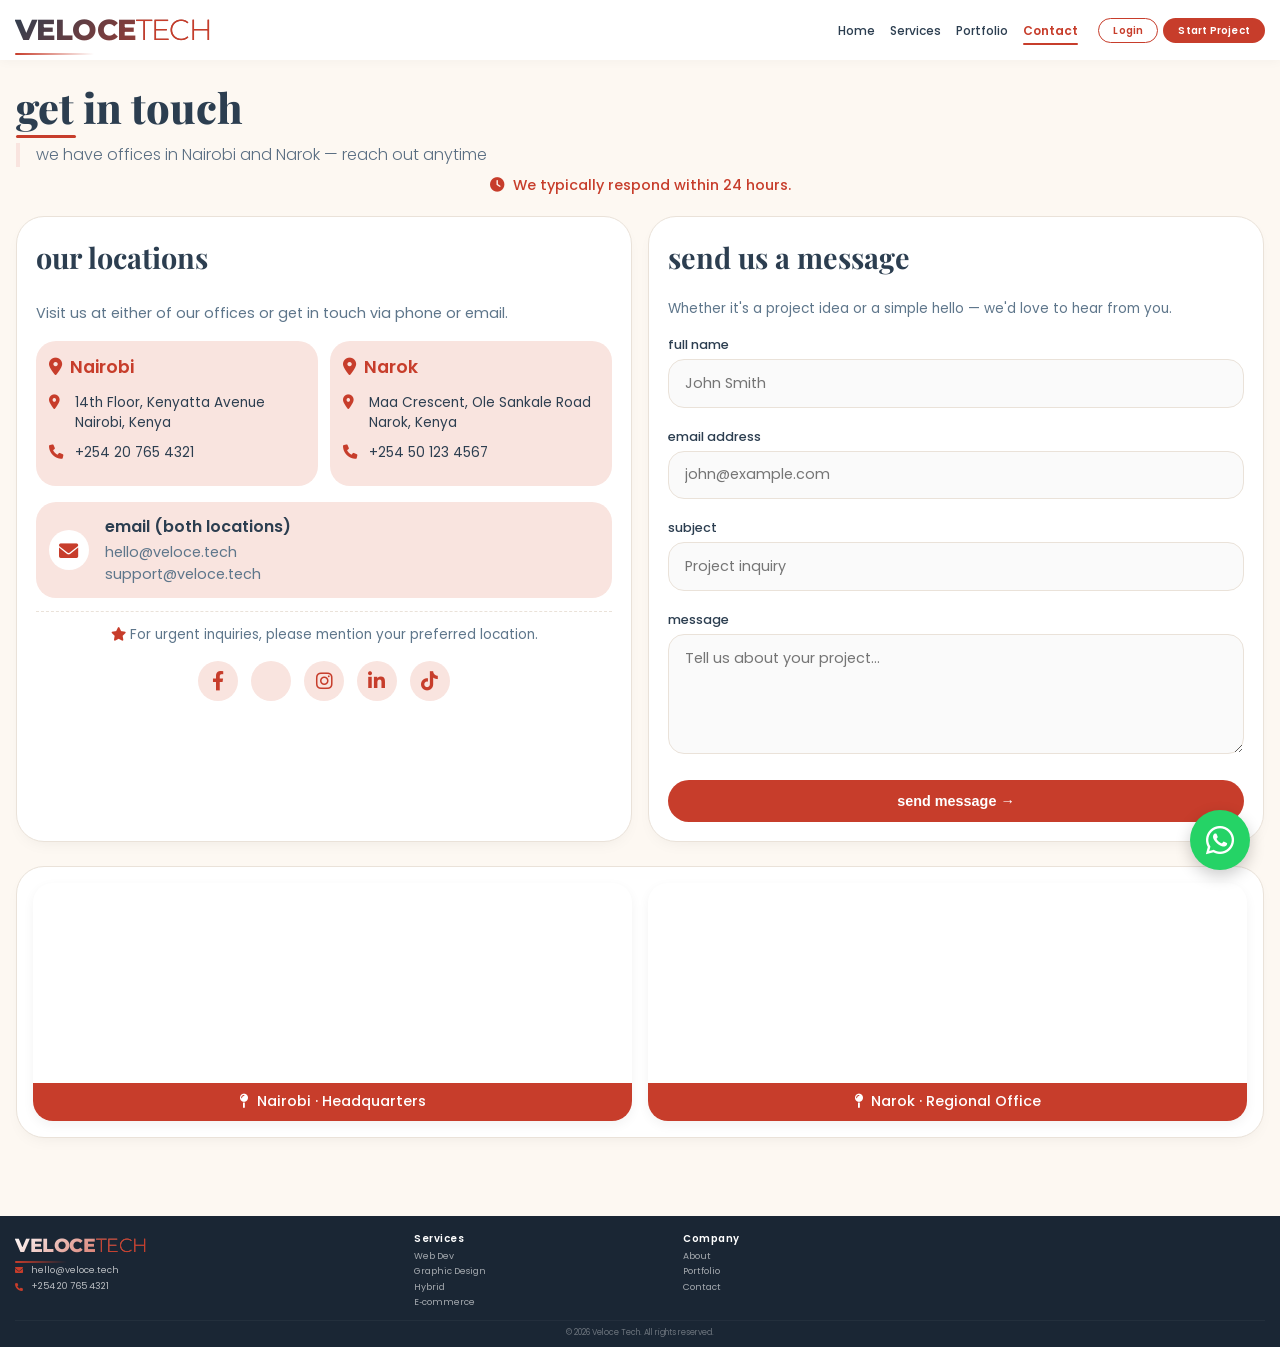
<file: contact.html>
<!DOCTYPE html>
<html lang="en">
<head>
    <meta charset="UTF-8">
    <meta name="viewport" content="width=device-width, initial-scale=1.0">
    <title>Veloce Tech · contact</title>
    <!-- Google Fonts -->
    <link rel="preconnect" href="https://fonts.googleapis.com">
    <link rel="preconnect" href="https://fonts.gstatic.com" crossorigin>
    <link href="https://fonts.googleapis.com/css2?family=Playfair+Display:wght@400;500;600;700;800&family=Poppins:wght@300;400;500;600;700&family=Montserrat:wght@300;400;500;600;800&display=swap" rel="stylesheet">
    <!-- Font Awesome Icons -->
    <link rel="stylesheet" href="https://cdnjs.cloudflare.com/ajax/libs/font-awesome/6.0.0-beta3/css/all.min.css">
    <!-- Shared CSS -->
    <link rel="stylesheet" href="style.css">
    <!-- Page-specific adjustments for compactness -->
    <style>
        /* Tighter spacing for contact page only */
        .contact-page .page-wrap {
            padding: 1rem 1rem 1.5rem 1rem;
        }
        .contact-page .page-header {
            margin-bottom: 1.2rem;
        }
        .contact-page .contact-grid {
            gap: 1rem;
            margin-bottom: 1.5rem;
        }
        .contact-page .contact-info,
        .contact-page .contact-form {
            padding: 1.2rem;
        }
        .contact-page .branch-grid {
            gap: 0.8rem;
            margin-bottom: 1rem;
        }
        .contact-page .branch-item {
            padding: 0.8rem;
        }
        .contact-page .email-common {
            padding: 0.8rem;
            margin-top: 0.5rem;
        }
        .contact-page .social-links {
            margin-top: 1rem;
        }
        .contact-page .map-container {
            padding: 1rem;
            margin-bottom: 1.5rem;
        }
        .contact-page .map-grid {
            gap: 1rem;
        }
        .contact-page .map-embed {
            height: 200px;
        }
        /* Additional descriptive text styling */
        .contact-page .response-note {
            font-size: 0.9rem;
            color: var(--brand-primary);
            text-align: center;
            margin: 0.5rem 0 1rem;
            font-weight: 500;
        }
        .contact-page .info-note {
            font-size: 0.85rem;
            color: #5e768b;
            margin-top: 0.8rem;
            text-align: center;
            border-top: 1px dashed var(--border-light);
            padding-top: 0.8rem;
        }
    </style>
</head>
<body class="contact-page">
    <!-- HEADER -->
    <header class="header">
        <nav class="navbar">
            <a href="index.html" class="text-logo">VELOCE<span class="logo-accent">TECH</span></a>
            <div class="nav-menu" id="navMenu">
                <ul class="nav-links">
                    <li><a href="index.html">Home</a></li>
                    <li><a href="services.html">Services</a></li>
                    <li><a href="portfolio.html">Portfolio</a></li>
                    <li><a href="contact.html" class="active">Contact</a></li>
                </ul>
                <div class="nav-buttons">
                    <a href="#" class="btn btn-outline btn-small">Login</a>
                    <a href="#" class="btn btn-primary btn-small">Start Project</a>
                </div>
            </div>
            <div class="hamburger" id="hamburger">
                <span class="bar"></span>
                <span class="bar"></span>
                <span class="bar"></span>
            </div>
        </nav>
    </header>

    <!-- MAIN CONTENT (compressed) -->
    <div class="page-wrap">
        <div class="page-header">
            <h1>get in touch</h1>
            <div class="sub">we have offices in Nairobi and Narok — reach out anytime</div>
            <!-- Added descriptive sentence -->
            <div class="response-note">
                <i class="fas fa-clock" style="margin-right: 5px;"></i> We typically respond within 24 hours.
            </div>
        </div>

        <div class="contact-grid">
            <!-- LEFT: CONTACT INFO -->
            <div class="contact-info">
                <h2>our locations</h2>
                <!-- Added brief intro -->
                <p style="font-size: 0.9rem; margin-bottom: 1rem; color: #5e768b;">
                    Visit us at either of our offices or get in touch via phone or email.
                </p>
                <div class="branch-grid">
                    <!-- Nairobi -->
                    <div class="branch-item">
                        <h4><i class="fas fa-map-marker-alt"></i> Nairobi</h4>
                        <div class="branch-detail"><i class="fas fa-location-dot"></i><span>14th Floor, Kenyatta Avenue<br>Nairobi, Kenya</span></div>
                        <div class="branch-detail"><i class="fas fa-phone"></i><span>+254 20 765 4321</span></div>
                    </div>
                    <!-- Narok -->
                    <div class="branch-item">
                        <h4><i class="fas fa-map-marker-alt"></i> Narok</h4>
                        <div class="branch-detail"><i class="fas fa-location-dot"></i><span>Maa Crescent, Ole Sankale Road<br>Narok, Kenya</span></div>
                        <div class="branch-detail"><i class="fas fa-phone"></i><span>+254 50 123 4567</span></div>
                    </div>
                </div>
                <!-- Common email -->
                <div class="email-common">
                    <div class="info-item">
                        <div class="info-icon"><i class="fas fa-envelope"></i></div>
                        <div class="info-content">
                            <h4>email (both locations)</h4>
                            <p>hello@veloce.tech<br>support@veloce.tech</p>
                        </div>
                    </div>
                </div>
                <!-- Added extra sentence -->
                <div class="info-note">
                    <i class="fas fa-star" style="color: var(--brand-primary);"></i>
                    For urgent inquiries, please mention your preferred location.
                </div>
                <!-- Social links -->
                <div class="social-links">
                    <a href="#"><i class="fab fa-facebook-f"></i></a>
                    <a href="#"><i class="fab fa-x-twitter"></i></a>
                    <a href="#"><i class="fab fa-instagram"></i></a>
                    <a href="#"><i class="fab fa-linkedin-in"></i></a>
                    <a href="#"><i class="fab fa-tiktok"></i></a>
                </div>
            </div>

            <!-- RIGHT: CONTACT FORM -->
            <div class="contact-form">
                <h2>send us a message</h2>
                <!-- Added encouraging sentence -->
                <p style="font-size: 0.85rem; margin-bottom: 1rem; color: #5e768b;">
                    Whether it's a project idea or a simple hello — we'd love to hear from you.
                </p>
                <form action="#" method="post">
                    <div class="form-group">
                        <label for="name">full name</label>
                        <input type="text" id="name" name="name" placeholder="John Smith" required>
                    </div>
                    <div class="form-group">
                        <label for="email">email address</label>
                        <input type="email" id="email" name="email" placeholder="john@example.com" required>
                    </div>
                    <div class="form-group">
                        <label for="subject">subject</label>
                        <input type="text" id="subject" name="subject" placeholder="Project inquiry">
                    </div>
                    <div class="form-group">
                        <label for="message">message</label>
                        <textarea id="message" name="message" placeholder="Tell us about your project..." required></textarea>
                    </div>
                    <button type="submit" class="btn-submit">send message →</button>
                </form>
            </div>
        </div>

        <!-- MAP SECTION WITH TWO EMBEDDED GOOGLE MAPS -->
        <div class="map-container">
            <div class="map-grid">
                <div class="map-item">
                    <iframe class="map-embed" src="https://www.google.com/maps/embed?pb=!1m18!1m12!1m3!1d255282.35832805607!2d36.6825799835938!3d-1.3032039912725853!2m3!1f0!2f0!3f0!3m2!1i1024!2i768!4f13.1!3m3!1m2!1s0x182f1172d84d49a7%3A0xf7cf0254b297924c!2sNairobi%2C%20Kenya!5e0!3m2!1sen!2s!4v1710523456789!5m2!1sen!2s" allowfullscreen="" loading="lazy" referrerpolicy="no-referrer-when-downgrade"></iframe>
                    <div class="map-label"><i class="fas fa-map-pin"></i> Nairobi · Headquarters</div>
                </div>
                <div class="map-item">
                    <iframe class="map-embed" src="https://www.google.com/maps/embed?pb=!1m18!1m12!1m3!1d3989.7344049816845!2d35.847587!3d-1.085787!2m3!1f0!2f0!3f0!3m2!1i1024!2i768!4f13.1!3m3!1m2!1s0x182c4723f4436c59%3A0xcf6cfb090b8e2b8d!2sNarok%2C%20Kenya!5e0!3m2!1sen!2s!4v1710523501234!5m2!1sen!2s" allowfullscreen="" loading="lazy" referrerpolicy="no-referrer-when-downgrade"></iframe>
                    <div class="map-label"><i class="fas fa-map-pin"></i> Narok · Regional Office</div>
                </div>
            </div>
        </div>
    </div>

    <!-- FOOTER -->
    <footer class="footer">
        <div class="container">
            <div class="footer-grid">
                <!-- Column 1: Brand & Contact -->
                <div class="footer-col">
                    <a href="index.html" class="text-logo" style="font-size: 1.2rem;">VELOCE<span class="logo-accent">TECH</span></a>
                    <div class="footer-contact-item">
                        <i class="fas fa-envelope"></i>
                        <span>hello@veloce.tech</span>
                    </div>
                    <div class="footer-contact-item">
                        <i class="fas fa-phone"></i>
                        <span>+254 20 765 4321</span>
                    </div>
                </div>

                <!-- Column 2: Services (compact) -->
                <div class="footer-col">
                    <h4>Services</h4>
                    <ul class="footer-links">
                        <li><a href="services.html">Web Dev</a></li>
                        <li><a href="services.html">Graphic Design</a></li>
                        <li><a href="services.html">Hybrid</a></li>
                        <li><a href="services.html">E‑commerce</a></li>
                    </ul>
                </div>

                <!-- Column 3: Company (essential links) -->
                <div class="footer-col">
                    <h4>Company</h4>
                    <ul class="footer-links">
                        <li><a href="#">About</a></li>
                        <li><a href="portfolio.html">Portfolio</a></li>
                        <li><a href="contact.html">Contact</a></li>
                    </ul>
                </div>
            </div>

            <!-- Simple copyright line -->
            <div class="footer-bottom">
                <p>© 2026 Veloce Tech. All rights reserved.</p>
            </div>
        </div>
    </footer>

    <!-- FLOATING WHATSAPP ICON -->
    <a href="https://wa.me/1234567890" class="whatsapp-float" target="_blank"><i class="fab fa-whatsapp"></i></a>

    <!-- Shared JavaScript -->
    <script src="script.js" defer></script>
</body>
</html>
</file>
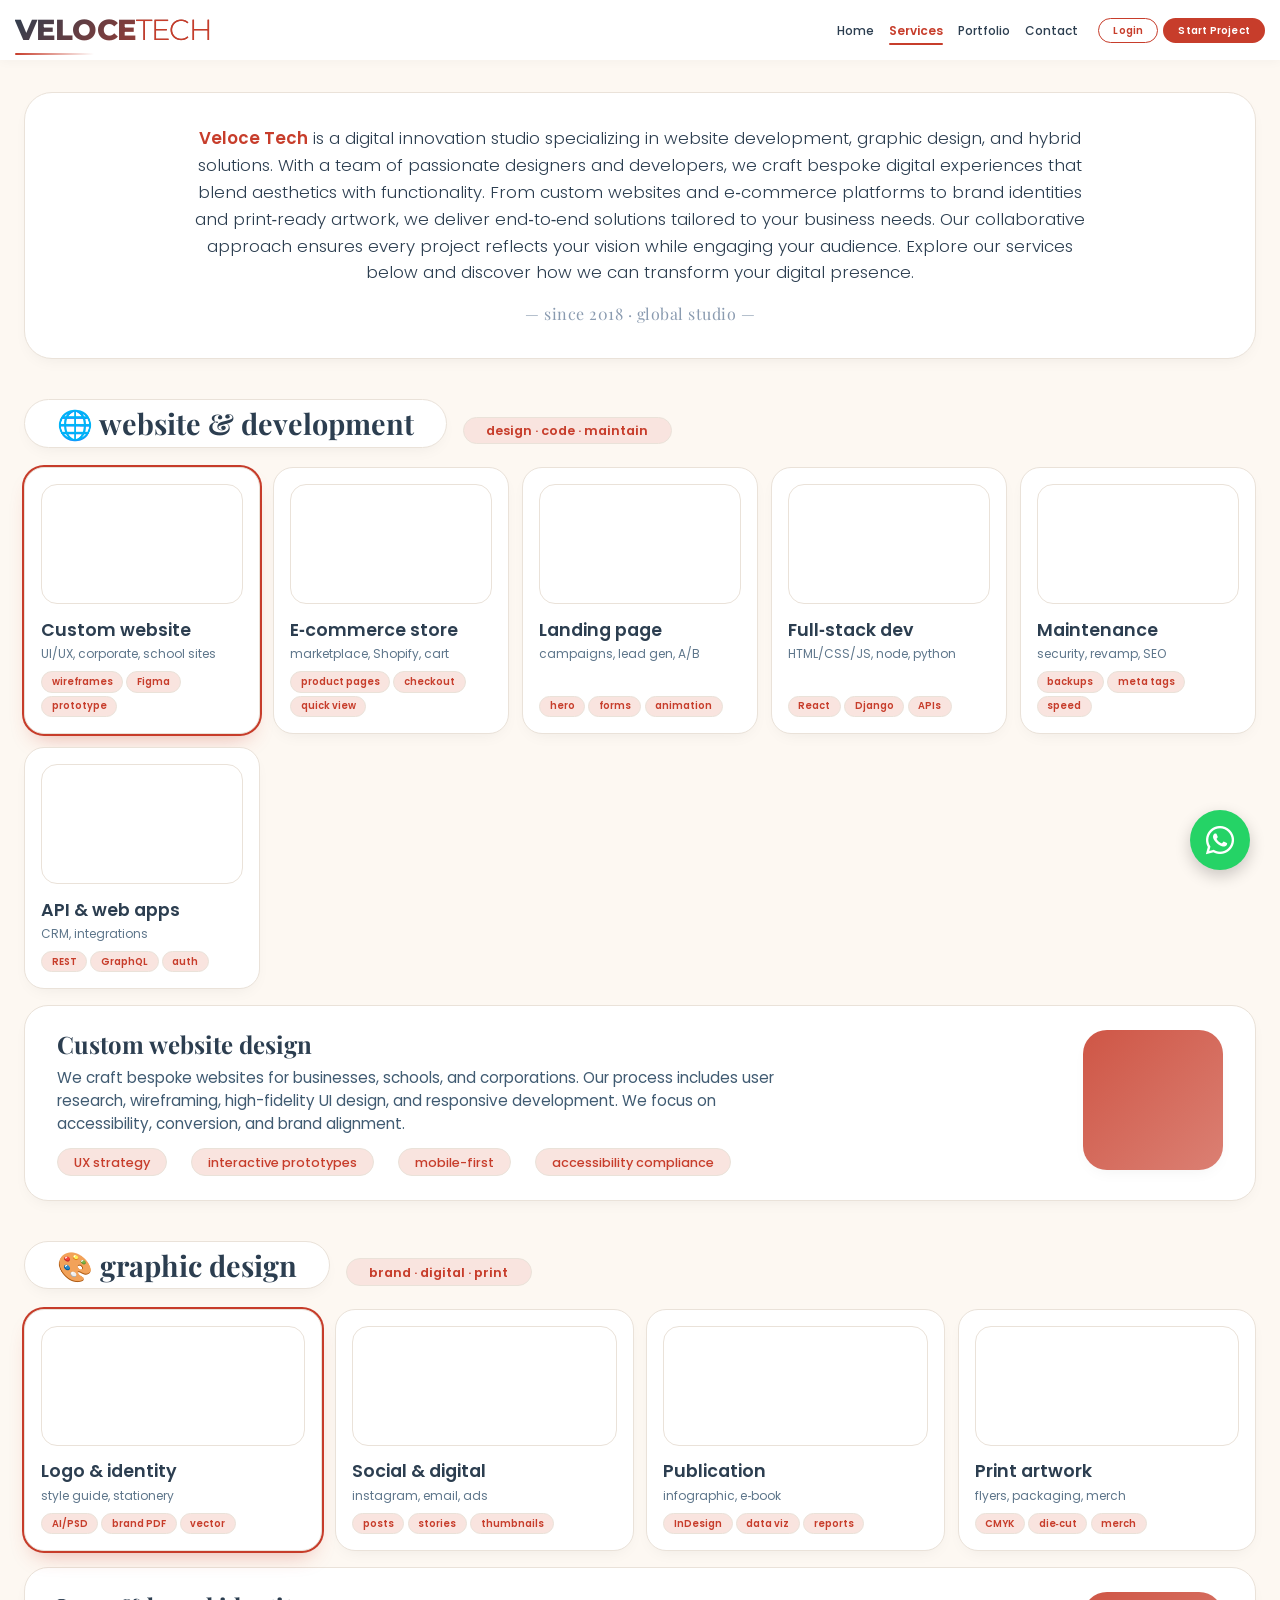
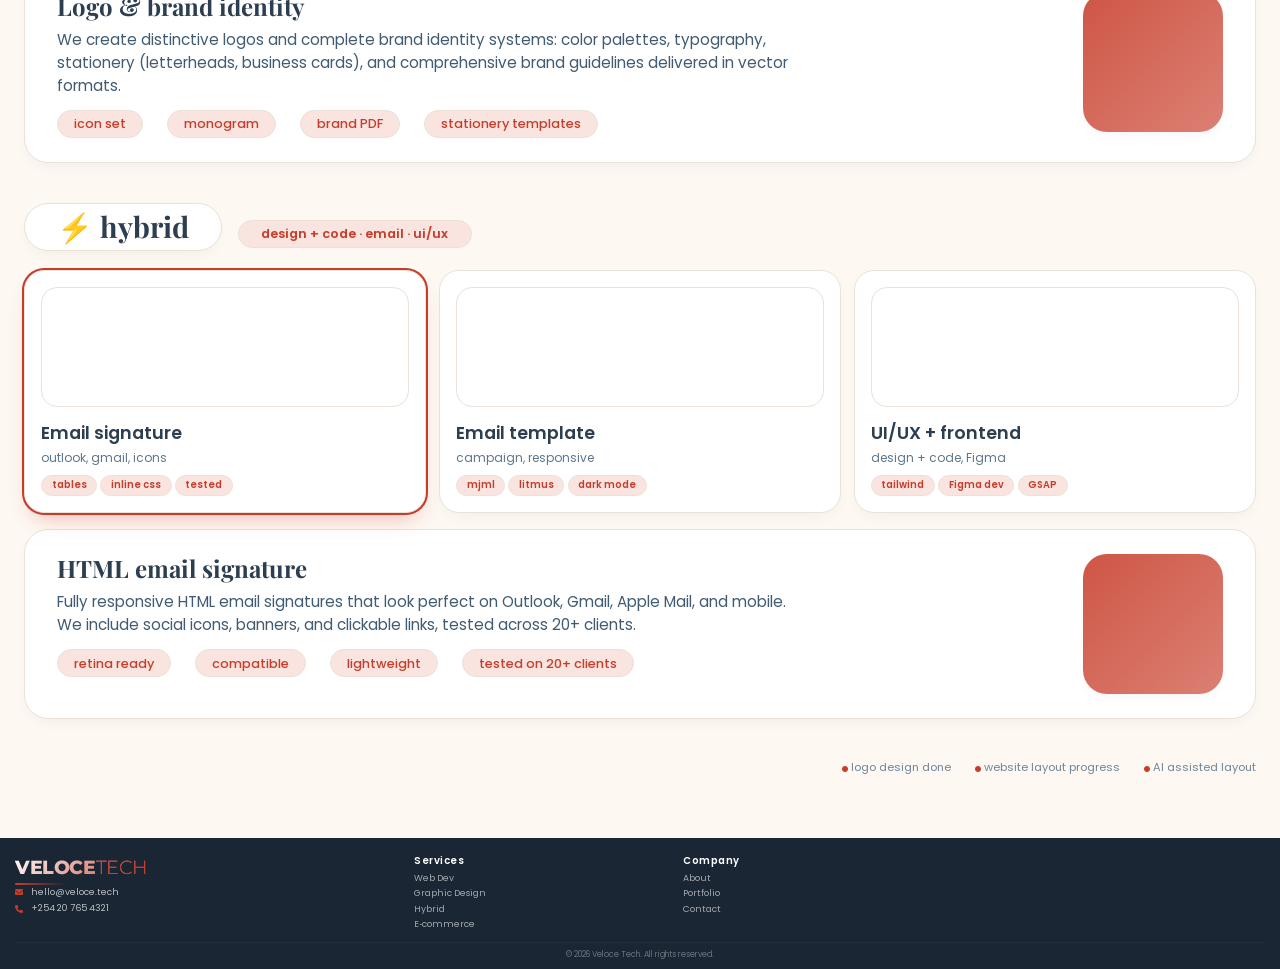
<file: services.html>
<!DOCTYPE html>
<html lang="en">
<head>
    <meta charset="UTF-8">
    <meta name="viewport" content="width=device-width, initial-scale=1.0">
    <title>Veloce Tech · services</title>
    <!-- Google Fonts -->
    <link rel="preconnect" href="https://fonts.googleapis.com">
    <link rel="preconnect" href="https://fonts.gstatic.com" crossorigin>
<!DOCTYPE html>
<html lang="en">
<head>
    <meta charset="UTF-8">
    <meta name="viewport" content="width=device-width, initial-scale=1.0">
    <title>Veloce Tech · services</title>
    <!-- Google Fonts -->
    <link rel="preconnect" href="https://fonts.googleapis.com">
    <link rel="preconnect" href="https://fonts.gstatic.com" crossorigin>
    <link href="https://fonts.googleapis.com/css2?family=Playfair+Display:wght@400;500;600;700;800&family=Poppins:wght@300;400;500;600;700&family=Montserrat:wght@300;400;500;600;800&display=swap" rel="stylesheet">
    <!-- Font Awesome Icons -->
    <link rel="stylesheet" href="https://cdnjs.cloudflare.com/ajax/libs/font-awesome/6.0.0-beta3/css/all.min.css">
    <!-- Shared CSS -->
    <link rel="stylesheet" href="style.css">
</head>
<body>
    <!-- HEADER -->
    <header class="header">
        <nav class="navbar">
            <a href="index.html" class="text-logo">VELOCE<span class="logo-accent">TECH</span></a>
            <div class="nav-menu" id="navMenu">
                <ul class="nav-links">
                    <li><a href="index.html">Home</a></li>
                    <li><a href="services.html" class="active">Services</a></li>
                    <li><a href="portfolio.html">Portfolio</a></li>
                    <li><a href="contact.html">Contact</a></li>
                </ul>
                <div class="nav-buttons">
                    <a href="#" class="btn btn-outline btn-small">Login</a>
                    <a href="#" class="btn btn-primary btn-small">Start Project</a>
                </div>
            </div>
            <div class="hamburger" id="hamburger">
                <span class="bar"></span>
                <span class="bar"></span>
                <span class="bar"></span>
            </div>
        </nav>
    </header>

    <!-- MAIN CONTENT -->
    <div class="page-wrap">
        <!-- ABOUT SECTION -->
        <div class="about-company">
            <p>
                <strong>Veloce Tech</strong> is a digital innovation studio specializing in website development, 
                graphic design, and hybrid solutions. With a team of passionate designers and developers, 
                we craft bespoke digital experiences that blend aesthetics with functionality. From custom 
                websites and e‑commerce platforms to brand identities and print‑ready artwork, we deliver 
                end‑to‑end solutions tailored to your business needs. Our collaborative approach ensures 
                every project reflects your vision while engaging your audience. Explore our services below 
                and discover how we can transform your digital presence.
            </p>
            <div class="signature">— since 2018 · global studio —</div>
        </div>

        <!-- CATEGORY 1: WEBSITE & DEVELOPMENT -->
        <div class="category" id="cat-dev">
            <div class="category-title">
                <h2>🌐 website & development</h2>
                <div class="category-tag">design · code · maintain</div>
            </div>
            <div class="service-grid" id="grid-dev">
                <!-- card 1 -->
                <div class="service-card" data-cat="dev" data-index="0" 
                     data-title="Custom website design" 
                     data-desc="We craft bespoke websites for businesses, schools, and corporations. Our process includes user research, wireframing, high-fidelity UI design, and responsive development. We focus on accessibility, conversion, and brand alignment."
                     data-features="UX strategy|interactive prototypes|mobile-first|accessibility compliance" 
                     data-imgclass="img-d1">
                    <div class="card-image card-img-d1"></div>
                    <h3>Custom website</h3>
                    <div class="card-short">UI/UX, corporate, school sites</div>
                    <div class="badge-group"><span class="badge">wireframes</span><span class="badge">Figma</span><span class="badge">prototype</span></div>
                </div>
                <!-- card 2 -->
                <div class="service-card" data-cat="dev" data-index="1" 
                     data-title="E‑commerce store design" 
                     data-desc="We design high-converting online stores for platforms like Shopify, WooCommerce, and custom marketplaces. Our layouts prioritise product discovery, seamless cart flow, and trust signals to maximise sales."
                     data-features="conversion‑centered|trust badges|upsell panels|mobile checkout" 
                     data-imgclass="img-d2">
                    <div class="card-image card-img-d2"></div>
                    <h3>E‑commerce store</h3>
                    <div class="card-short">marketplace, Shopify, cart</div>
                    <div class="badge-group"><span class="badge">product pages</span><span class="badge">checkout</span><span class="badge">quick view</span></div>
                </div>
                <!-- card 3 -->
                <div class="service-card" data-cat="dev" data-index="2" 
                     data-title="Landing page layout" 
                     data-desc="High-impact landing pages tailored for marketing campaigns, product launches, and lead generation. We combine persuasive copywriting with visual hierarchy to drive conversions and A/B test readiness."
                     data-features="heatmap optimised|scroll animations|A/B ready|form integration" 
                     data-imgclass="img-d3">
                    <div class="card-image card-img-d3"></div>
                    <h3>Landing page</h3>
                    <div class="card-short">campaigns, lead gen, A/B</div>
                    <div class="badge-group"><span class="badge">hero</span><span class="badge">forms</span><span class="badge">animation</span></div>
                </div>
                <!-- card 4 -->
                <div class="service-card" data-cat="dev" data-index="3" 
                     data-title="Front‑end + back‑end" 
                     data-desc="Full‑stack development using modern frameworks (React, Vue, Django, Node). We build fast, secure, scalable web applications with custom APIs, database design, and cloud deployment."
                     data-features="REST/GraphQL|JWT auth|cloud ready|serverless" 
                     data-imgclass="img-d4">
                    <div class="card-image card-img-d4"></div>
                    <h3>Full‑stack dev</h3>
                    <div class="card-short">HTML/CSS/JS, node, python</div>
                    <div class="badge-group"><span class="badge">React</span><span class="badge">Django</span><span class="badge">APIs</span></div>
                </div>
                <!-- card 5 -->
                <div class="service-card" data-cat="dev" data-index="4" 
                     data-title="Maintenance & redesign" 
                     data-desc="Ongoing website care: security patches, performance optimisation, content updates, and complete visual revamps. We also handle on‑page SEO, meta tags, and structure improvements to keep your site ranking."
                     data-features="monthly reports|plugin updates|speed optimisation|SEO audit" 
                     data-imgclass="img-d5">
                    <div class="card-image card-img-d5"></div>
                    <h3>Maintenance</h3>
                    <div class="card-short">security, revamp, SEO</div>
                    <div class="badge-group"><span class="badge">backups</span><span class="badge">meta tags</span><span class="badge">speed</span></div>
                </div>
                <!-- card 6 -->
                <div class="service-card" data-cat="dev" data-index="5" 
                     data-title="API & web app dev" 
                     data-desc="Custom web applications like CRMs, dashboards, and internal tools. We integrate third‑party APIs (payment, maps, social) and build robust backends with secure authentication."
                     data-features="payment gateways|maps integration|webhooks|OAuth" 
                     data-imgclass="img-d6">
                    <div class="card-image card-img-d6"></div>
                    <h3>API & web apps</h3>
                    <div class="card-short">CRM, integrations</div>
                    <div class="badge-group"><span class="badge">REST</span><span class="badge">GraphQL</span><span class="badge">auth</span></div>
                </div>
            </div>
            <!-- detail panel -->
            <div class="detail-panel" id="detail-dev">
                <div class="detail-content">
                    <h4 id="detail-title-dev">Custom website design</h4>
                    <div class="detail-desc" id="detail-desc-dev">We craft bespoke websites for businesses, schools, and corporations. Our process includes user research, wireframing, high-fidelity UI design, and responsive development. We focus on accessibility, conversion, and brand alignment.</div>
                    <div class="detail-features" id="detail-features-dev"><span>UX strategy</span><span>interactive prototypes</span><span>mobile-first</span><span>accessibility compliance</span></div>
                </div>
                <div class="detail-image img-d1" id="detail-image-dev"></div>
            </div>
        </div>

        <!-- CATEGORY 2: GRAPHIC DESIGN -->
        <div class="category" id="cat-graphic">
            <div class="category-title">
                <h2>🎨 graphic design</h2>
                <div class="category-tag">brand · digital · print</div>
            </div>
            <div class="service-grid" id="grid-graphic">
                <!-- cards 7-10 -->
                <div class="service-card" data-cat="graphic" data-index="0" data-title="Logo & brand identity" data-desc="We create distinctive logos and complete brand identity systems: color palettes, typography, stationery (letterheads, business cards), and comprehensive brand guidelines delivered in vector formats." data-features="icon set|monogram|brand PDF|stationery templates" data-imgclass="img-d7"><div class="card-image card-img-d7"></div><h3>Logo & identity</h3><div class="card-short">style guide, stationery</div><div class="badge-group"><span class="badge">AI/PSD</span><span class="badge">brand PDF</span><span class="badge">vector</span></div></div>
                <div class="service-card" data-cat="graphic" data-index="1" data-title="Social & digital creatives" data-desc="Eye-catching graphics for Instagram, Facebook, LinkedIn, YouTube thumbnails, email banners, and digital ads. We design for engagement, platform specs, and brand consistency." data-features="animated stories|carousel posts|thumbnail design|ad banners" data-imgclass="img-d8"><div class="card-image card-img-d8"></div><h3>Social & digital</h3><div class="card-short">instagram, email, ads</div><div class="badge-group"><span class="badge">posts</span><span class="badge">stories</span><span class="badge">thumbnails</span></div></div>
                <div class="service-card" data-cat="graphic" data-index="2" data-title="Publication & info design" data-desc="Professional layout design for certificates, annual reports, e‑books, infographics, and company profiles. We turn complex data into clear, visually compelling stories, delivered as print‑ready PDFs." data-features="editorial design|data visualization|multi‑page layout|charts" data-imgclass="img-d9"><div class="card-image card-img-d9"></div><h3>Publication</h3><div class="card-short">infographic, e‑book</div><div class="badge-group"><span class="badge">InDesign</span><span class="badge">data viz</span><span class="badge">reports</span></div></div>
                <div class="service-card" data-cat="graphic" data-index="3" data-title="Print‑ready artwork" data-desc="High‑resolution artwork for flyers, posters, billboards, packaging, and merchandise. We prepare files with bleeds, color separations (CMYK), and die‑cut lines, ready for commercial printing." data-features="t‑shirt designs|box mockups|large format|spot UV" data-imgclass="img-d10"><div class="card-image card-img-d10"></div><h3>Print artwork</h3><div class="card-short">flyers, packaging, merch</div><div class="badge-group"><span class="badge">CMYK</span><span class="badge">die‑cut</span><span class="badge">merch</span></div></div>
            </div>
            <div class="detail-panel" id="detail-graphic">
                <div class="detail-content">
                    <h4 id="detail-title-graphic">Logo & brand identity</h4>
                    <div class="detail-desc" id="detail-desc-graphic">We create distinctive logos and complete brand identity systems: color palettes, typography, stationery (letterheads, business cards), and comprehensive brand guidelines delivered in vector formats.</div>
                    <div class="detail-features" id="detail-features-graphic"><span>icon set</span><span>monogram</span><span>brand PDF</span><span>stationery templates</span></div>
                </div>
                <div class="detail-image img-d7" id="detail-image-graphic"></div>
            </div>
        </div>

        <!-- CATEGORY 3: HYBRID -->
        <div class="category" id="cat-hybrid">
            <div class="category-title">
                <h2>⚡ hybrid</h2>
                <div class="category-tag">design + code · email · ui/ux</div>
            </div>
            <div class="service-grid" id="grid-hybrid">
                <!-- cards 11-13 -->
                <div class="service-card" data-cat="hybrid" data-index="0" data-title="HTML email signature" data-desc="Fully responsive HTML email signatures that look perfect on Outlook, Gmail, Apple Mail, and mobile. We include social icons, banners, and clickable links, tested across 20+ clients." data-features="retina ready|compatible|lightweight|tested on 20+ clients" data-imgclass="img-d11"><div class="card-image card-img-d11"></div><h3>Email signature</h3><div class="card-short">outlook, gmail, icons</div><div class="badge-group"><span class="badge">tables</span><span class="badge">inline css</span><span class="badge">tested</span></div></div>
                <div class="service-card" data-cat="hybrid" data-index="1" data-title="HTML email template" data-desc="Custom‑coded email templates for newsletters, promotions, and transactional emails. We ensure compatibility with major email clients, dark mode support, and spam‑tested code." data-features="spam‑fit|dark mode|litmus tested|responsive" data-imgclass="img-d12"><div class="card-image card-img-d12"></div><h3>Email template</h3><div class="card-short">campaign, responsive</div><div class="badge-group"><span class="badge">mjml</span><span class="badge">litmus</span><span class="badge">dark mode</span></div></div>
                <div class="service-card" data-cat="hybrid" data-index="2" data-title="UI/UX + front‑end" data-desc="From Figma/XD mockups to pixel‑perfect HTML/CSS/JS. We deliver interactive, accessible interfaces with smooth animations and component libraries, ready for any CMS or static host." data-features="GSAP|responsive|component lib|Figma dev" data-imgclass="img-d1"><div class="card-image card-img-d1"></div><h3>UI/UX + frontend</h3><div class="card-short">design + code, Figma</div><div class="badge-group"><span class="badge">tailwind</span><span class="badge">Figma dev</span><span class="badge">GSAP</span></div></div>
            </div>
            <div class="detail-panel" id="detail-hybrid">
                <div class="detail-content">
                    <h4 id="detail-title-hybrid">HTML email signature</h4>
                    <div class="detail-desc" id="detail-desc-hybrid">Fully responsive HTML email signatures that look perfect on Outlook, Gmail, Apple Mail, and mobile. We include social icons, banners, and clickable links, tested across 20+ clients.</div>
                    <div class="detail-features" id="detail-features-hybrid"><span>retina ready</span><span>compatible</span><span>lightweight</span><span>tested on 20+ clients</span></div>
                </div>
                <div class="detail-image img-d11" id="detail-image-hybrid"></div>
            </div>
        </div>

        <!-- progress row -->
        <div class="progress-row">
            <span><i class="fas fa-circle" style="color: #C73D2B; font-size: 6px;"></i> logo design done</span>
            <span><i class="fas fa-circle" style="color: #C73D2B; font-size: 6px;"></i> website layout progress</span>
            <span><i class="fas fa-circle" style="color: #C73D2B; font-size: 6px;"></i> AI assisted layout</span>
        </div>
    </div>

    <!-- FOOTER -->
     <footer class="footer">
        <div class="container">
            <div class="footer-grid">
                <!-- Column 1: Brand & Contact -->
                <div class="footer-col">
                    <a href="index.html" class="text-logo" style="font-size: 1.2rem;">VELOCE<span class="logo-accent">TECH</span></a>
                    <div class="footer-contact-item">
                        <i class="fas fa-envelope"></i>
                        <span>hello@veloce.tech</span>
                    </div>
                    <div class="footer-contact-item">
                        <i class="fas fa-phone"></i>
                        <span>+254 20 765 4321</span>
                    </div>
                </div>

                <!-- Column 2: Services (compact) -->
                <div class="footer-col">
                    <h4>Services</h4>
                    <ul class="footer-links">
                        <li><a href="services.html">Web Dev</a></li>
                        <li><a href="services.html">Graphic Design</a></li>
                        <li><a href="services.html">Hybrid</a></li>
                        <li><a href="services.html">E‑commerce</a></li>
                    </ul>
                </div>

                <!-- Column 3: Company (essential links) -->
                <div class="footer-col">
                    <h4>Company</h4>
                    <ul class="footer-links">
                        <li><a href="#">About</a></li>
                        <li><a href="portfolio.html">Portfolio</a></li>
                        <li><a href="contact.html">Contact</a></li>
                    </ul>
                </div>
            </div>

            <!-- Simple copyright line -->
            <div class="footer-bottom">
                <p>© 2026 Veloce Tech. All rights reserved.</p>
            </div>
        </div>
    </footer>
    <!-- FLOATING WHATSAPP ICON -->
    <a href="https://wa.me/1234567890" class="whatsapp-float" target="_blank"><i class="fab fa-whatsapp"></i></a>

    <!-- Shared JavaScript -->
    <script src="script.js" defer></script>
</body>
</html>
</file>
<file: style.css>
/* ========== RESET & VARIABLES ========== */
* {
    margin: 0;
    padding: 0;
    box-sizing: border-box;
}

:root {
    --bg-primary: #FDF8F2;
    --text-primary: #2C3E50;
    --brand-primary: #C73D2B;
    --brand-light: #e64d3a;
    --brand-soft: #f9e4df;
    --border-light: #eae2d9;
    --card-bg: #ffffff;
    --shadow-subtle: 0 6px 18px -8px rgba(0,0,0,0.08);
}

body {
    background: var(--bg-primary);
    font-family: 'Poppins', sans-serif;
    color: var(--text-primary);
    line-height: 1.5;
    font-weight: 400;
}

/* ========== HEADER ========== */
.header {
    background-color: #ffffff;
    position: sticky;
    top: 0;
    z-index: 1000;
    box-shadow: 0 2px 10px rgba(0,0,0,0.03);
    width: 100%;
}

.navbar {
    display: flex;
    justify-content: space-between;
    align-items: center;
    height: 60px;
    padding: 0 15px;
    max-width: 1400px;
    margin: 0 auto;
}

.text-logo {
    font-family: 'Montserrat', sans-serif;
    font-size: 1.8rem;
    font-weight: 800;
    letter-spacing: -0.02em;
    background: linear-gradient(135deg, var(--text-primary) 0%, var(--brand-primary) 100%);
    -webkit-background-clip: text;
    -webkit-text-fill-color: transparent;
    background-clip: text;
    position: relative;
    display: inline-block;
}

.text-logo::after {
    content: '';
    position: absolute;
    bottom: -3px;
    left: 0;
    width: 40%;
    height: 2px;
    background: linear-gradient(90deg, var(--brand-primary), transparent);
    border-radius: 2px;
}

.logo-accent {
    font-weight: 300;
    color: var(--brand-primary);
    background: none;
    -webkit-text-fill-color: var(--brand-primary);
}

.nav-menu {
    display: flex;
    align-items: center;
    gap: 20px;
}

.nav-links {
    display: flex;
    list-style: none;
    gap: 15px;
}

.nav-links a {
    font-size: 12px;
    font-weight: 500;
    padding: 4px 0;
    position: relative;
    white-space: nowrap;
    color: var(--text-primary);
    text-decoration: none;
    transition: color 0.2s;
}

.nav-links a:hover {
    color: var(--brand-primary);
}

.nav-links a.active {
    color: var(--brand-primary);
    font-weight: 600;
}

.nav-links a.active::after {
    content: '';
    position: absolute;
    bottom: -2px;
    left: 0;
    width: 100%;
    height: 2px;
    background-color: var(--brand-primary);
    border-radius: 2px;
}

.nav-buttons {
    display: flex;
    gap: 5px;
}

.btn {
    display: inline-flex;
    align-items: center;
    justify-content: center;
    padding: 5px 16px;
    font-size: 11px;
    font-weight: 600;
    border-radius: 30px;
    transition: all 0.2s ease;
    cursor: pointer;
    border: 1.5px solid transparent;
    letter-spacing: 0.02em;
    text-decoration: none;
}

.btn-small {
    padding: 4px 14px;
    font-size: 10px;
}

.btn-large {
    padding: 8px 24px;
    font-size: 12px;
}

.btn-primary {
    background-color: var(--brand-primary);
    color: white;
}

.btn-primary:hover {
    background-color: var(--brand-light);
    transform: translateY(-1px);
    box-shadow: 0 4px 10px rgba(199,61,43,0.2);
}

.btn-outline {
    background-color: transparent;
    border-color: var(--brand-primary);
    color: var(--brand-primary);
}

.btn-outline:hover {
    background-color: var(--brand-primary);
    color: white;
    transform: translateY(-1px);
}

.hamburger {
    display: none;
    cursor: pointer;
    flex-direction: column;
    gap: 4px;
}

.bar {
    width: 22px;
    height: 2px;
    background-color: var(--text-primary);
    border-radius: 2px;
    transition: all 0.3s ease;
}

/* ========== CONTAINER ========== */
.container {
    max-width: 1400px;
    margin: 0 auto;
    padding: 0 15px;
    width: 100%;
}

.page-wrap {
    max-width: 1400px;
    margin: 0 auto;
    padding: 2rem 1.5rem 2rem 1.5rem;
}

/* ========== HERO SECTION ========== */
.hero {
    padding: 30px 0 25px;
    background: linear-gradient(135deg, var(--bg-primary) 60%, rgba(199,61,43,0.03));
}

.hero-grid {
    display: grid;
    grid-template-columns: 1fr 1fr;
    gap: 30px;
    align-items: center;
}

.hero-content {
    max-width: 550px;
}

.hero-pre {
    font-size: 11px;
    text-transform: uppercase;
    letter-spacing: 1.5px;
    color: var(--brand-primary);
    margin-bottom: 8px;
    display: block;
}

.hero-title {
    font-family: 'Playfair Display', serif;
    font-size: 2.6rem;
    line-height: 1.1;
    margin-bottom: 12px;
}

.title-accent {
    color: var(--brand-primary);
    display: block;
    font-weight: 800;
}

.hero-description {
    font-size: 13px;
    color: #4a5568;
    margin-bottom: 18px;
    line-height: 1.5;
}

.hero-buttons {
    display: flex;
    gap: 5px;
    margin-bottom: 15px;
}

.hero-stats {
    display: flex;
    gap: 20px;
    font-size: 11px;
    color: #5a6a7a;
}

.hero-stats i {
    color: var(--brand-primary);
    margin-right: 4px;
}

.hero-image-container {
    border-radius: 20px;
    overflow: hidden;
    box-shadow: var(--shadow-subtle);
    border: 1px solid var(--border-light);
    height: 100%;
}

.hero-image-container img {
    width: 100%;
    height: 100%;
    object-fit: cover;
    transition: transform 0.5s ease;
}

.hero-image-container:hover img {
    transform: scale(1.03);
}

/* ========== PROGRESS SECTION ========== */
.progress-section {
    background-color: white;
    border-radius: 40px;
    padding: 18px 22px;
    margin: 15px 0 25px;
    border: 1px solid var(--border-light);
    box-shadow: var(--shadow-subtle);
}

.progress-grid {
    display: grid;
    grid-template-columns: repeat(4, 1fr);
    gap: 12px;
}

.progress-item {
    display: flex;
    align-items: center;
    gap: 10px;
}

.progress-status {
    width: 36px;
    height: 36px;
    border-radius: 50%;
    background-color: #e8f5e9;
    display: flex;
    align-items: center;
    justify-content: center;
    color: #2e7d32;
    font-size: 1rem;
}

.progress-status.done {
    background-color: #e8f5e9;
    color: #2e7d32;
}

.progress-status.in-progress {
    background-color: #fff8e1;
    color: #f57c00;
}

.progress-content h4 {
    margin-bottom: 2px;
    font-size: 13px;
}

.progress-content p {
    color: #6b7a8a;
    font-size: 10px;
}

/* ========== STATS BAR ========== */
.stats-bar {
    display: grid;
    grid-template-columns: repeat(5, 1fr);
    gap: 10px;
    background-color: white;
    padding: 18px 15px;
    border-radius: 40px;
    border: 1px solid var(--border-light);
    margin: 20px 0;
}

.stat-item {
    text-align: center;
}

.stat-number {
    font-family: 'Playfair Display', serif;
    font-size: 1.6rem;
    font-weight: 700;
    color: var(--brand-primary);
    line-height: 1;
}

.stat-label {
    font-size: 10px;
    color: #6b7a8a;
}

/* ========== MAIN CATEGORIES ========== */
.main-categories {
    display: grid;
    grid-template-columns: repeat(3, 1fr);
    gap: 18px;
    margin-bottom: 25px;
}

.category-card {
    background-color: white;
    border-radius: 18px;
    overflow: hidden;
    border: 1px solid var(--border-light);
    box-shadow: var(--shadow-subtle);
    transition: transform 0.3s ease;
}

.category-card:hover {
    transform: translateY(-3px);
}

.category-image {
    height: 160px;
    overflow: hidden;
}

.category-image img {
    width: 100%;
    height: 100%;
    object-fit: cover;
    transition: transform 0.5s ease;
}

.category-card:hover .category-image img {
    transform: scale(1.05);
}

.category-content {
    padding: 18px;
}

.category-icon {
    width: 48px;
    height: 48px;
    background-color: var(--brand-soft);
    border-radius: 50%;
    display: flex;
    align-items: center;
    justify-content: center;
    margin-bottom: 12px;
}

.category-icon i {
    font-size: 1.5rem;
    color: var(--brand-primary);
}

.category-content h3 {
    font-size: 1.4rem;
    margin-bottom: 8px;
}

.category-desc {
    color: #5a6a7a;
    margin-bottom: 15px;
    line-height: 1.4;
    font-size: 12px;
}

.service-tags {
    display: flex;
    flex-wrap: wrap;
    gap: 5px;
    margin: 10px 0;
}

.service-tag {
    background-color: var(--brand-soft);
    color: var(--brand-primary);
    padding: 3px 10px;
    border-radius: 30px;
    font-size: 9px;
    font-weight: 500;
}

/* ========== PORTFOLIO ========== */
.portfolio-grid {
    display: grid;
    grid-template-columns: repeat(3, 1fr);
    gap: 15px;
    margin: 20px 0;
}

.portfolio-item {
    background-color: white;
    border-radius: 16px;
    overflow: hidden;
    border: 1px solid var(--border-light);
    transition: transform 0.3s ease;
}

.portfolio-item:hover {
    transform: translateY(-2px);
    box-shadow: var(--shadow-subtle);
}

.portfolio-image {
    height: 160px;
    overflow: hidden;
}

.portfolio-image img {
    width: 100%;
    height: 100%;
    object-fit: cover;
    transition: transform 0.5s ease;
}

.portfolio-item:hover .portfolio-image img {
    transform: scale(1.05);
}

.portfolio-content {
    padding: 14px;
}

.portfolio-category {
    font-size: 9px;
    text-transform: uppercase;
    color: var(--brand-primary);
    font-weight: 600;
    margin-bottom: 4px;
}

.portfolio-content h4 {
    margin-bottom: 6px;
    font-size: 1.1rem;
}

.portfolio-content p {
    color: #5a6a7a;
    font-size: 11px;
    margin-bottom: 10px;
}

/* ========== FOOTER - Compact Version ========== */
/* ========== FOOTER - Compact Version ========== */
/* ========== FOOTER - Compact Version ========== */
.footer {
    background-color: #1a2634;
    color: rgba(255,255,255,0.7);
    padding: 15px 0 8px;        /* reduced from 20px 0 12px */
    font-size: 9px;              /* slightly smaller base */
    margin-top: 30px;
}

.footer .container {
    max-width: 1400px;
    margin: 0 auto;
    padding: 0 15px;
}

.footer-grid {
    display: grid;
    grid-template-columns: 1.5fr 1fr 1fr 1.2fr;
    gap: 8px;                    /* reduced from 12px */
    margin-bottom: 8px;           /* reduced from 12px */
}

.footer-col .text-logo {
    font-size: 1.1rem;            /* reduced from 1.3rem */
    margin-bottom: 4px;           /* reduced from 6px */
    display: inline-block;
    background: linear-gradient(135deg, #fff, var(--brand-primary));
    -webkit-background-clip: text;
    -webkit-text-fill-color: transparent;
}

.footer-col h4 {
    color: white;
    font-family: 'Poppins', sans-serif;
    font-size: 10px;              /* reduced from 11px */
    font-weight: 600;
    margin-bottom: 4px;           /* reduced from 6px */
    letter-spacing: 0.5px;
}

.footer-links {
    list-style: none;
}

.footer-links li {
    margin-bottom: 2px;            /* reduced from 3px */
}

.footer-links a {
    color: rgba(255,255,255,0.6);
    font-size: 9px;                /* reduced from 10px */
    text-decoration: none;
    transition: color 0.2s;
}

.footer-links a:hover {
    color: var(--brand-primary);
}

.footer-contact-item {
    display: flex;
    align-items: center;
    gap: 4px;                      /* reduced from 5px */
    margin-bottom: 3px;             /* reduced from 4px */
    font-size: 9px;                 /* reduced from 10px */
}

.footer-contact-item i {
    color: var(--brand-primary);
    font-size: 8px;                 /* reduced from 9px */
    width: 12px;
}

.footer-bottom {
    text-align: center;
    padding-top: 6px;                /* reduced from 8px */
    border-top: 1px solid rgba(255,255,255,0.08);
    font-size: 8px;                  /* reduced from 9px */
    opacity: 0.5;
}
/* ========== WHATSAPP FLOAT ========== */
.whatsapp-float {
    position: fixed;
    bottom: 30px;
    right: 30px;
    background-color: #25D366;
    color: white;
    width: 60px;
    height: 60px;
    border-radius: 50%;
    display: flex;
    align-items: center;
    justify-content: center;
    font-size: 32px;
    box-shadow: 0 6px 16px rgba(0,0,0,0.2);
    transition: all 0.2s ease;
    z-index: 1000;
    text-decoration: none;
}

.whatsapp-float:hover {
    background-color: #20b859;
    transform: scale(1.1);
    box-shadow: 0 8px 20px rgba(0,0,0,0.3);
}

/* ========== SERVICES PAGE SPECIFIC ========== */
.about-company {
    margin-bottom: 2.5rem;
    background: white;
    border-radius: 28px;
    padding: 2rem 2.5rem;
    box-shadow: var(--shadow-subtle);
    border: 1px solid var(--border-light);
}

.about-company p {
    font-size: 1.05rem;
    line-height: 1.6;
    color: var(--text-primary);
    max-width: 900px;
    margin: 0 auto;
    text-align: center;
    font-weight: 300;
}

.about-company strong {
    color: var(--brand-primary);
    font-weight: 600;
}

.about-company .signature {
    margin-top: 1rem;
    font-family: 'Playfair Display', serif;
    font-size: 1rem;
    color: #8a9bb0;
    letter-spacing: 0.5px;
    text-align: center;
}

.category {
    margin-bottom: 2.5rem;
}

.category-title {
    display: flex;
    align-items: baseline;
    gap: 1rem;
    margin-bottom: 1.2rem;
    flex-wrap: wrap;
}

.category-title h2 {
    font-family: 'Playfair Display', serif;
    font-size: 1.8rem;
    font-weight: 700;
    background: white;
    padding: 0.1rem 2rem 0.1rem 2rem;
    border-radius: 40px;
    box-shadow: var(--shadow-subtle);
    border: 1px solid var(--border-light);
    color: var(--text-primary);
}

.category-tag {
    background: var(--brand-soft);
    color: var(--brand-primary);
    font-size: 0.8rem;
    font-weight: 600;
    padding: 0.2rem 1.4rem;
    border-radius: 30px;
    border: 1px solid var(--border-light);
    white-space: nowrap;
}

.service-grid {
    display: grid;
    grid-template-columns: repeat(auto-fit, minmax(200px, 1fr));
    gap: 0.8rem;
    margin-bottom: 1rem;
}

.service-card {
    background: var(--card-bg);
    border-radius: 20px;
    padding: 1rem;
    box-shadow: var(--shadow-subtle);
    border: 1px solid var(--border-light);
    transition: all 0.2s ease;
    cursor: pointer;
    display: flex;
    flex-direction: column;
    align-items: flex-start;
}

.service-card:hover {
    box-shadow: 0 12px 22px -10px rgba(199,61,43,0.25), 0 0 0 2px var(--brand-primary);
    transform: translateY(-2px);
    background: #ffffff;
}

.service-card.active {
    box-shadow: 0 12px 22px -10px rgba(199,61,43,0.4), 0 0 0 2px var(--brand-primary);
}

.card-image {
    width: 100%;
    height: 120px;
    border-radius: 16px;
    background-size: cover;
    background-position: center;
    margin-bottom: 0.8rem;
    border: 1px solid var(--border-light);
}

/* clean card images */
.card-img-d1 { background-image: url('https://images.unsplash.com/photo-1581291518633-83b4ebd1d83e?w=300&auto=format&fit=crop'); }
.card-img-d2 { background-image: url('https://images.unsplash.com/photo-1556742044-3c52d6e88c62?w=300&auto=format&fit=crop'); }
.card-img-d3 { background-image: url('https://images.unsplash.com/photo-1547658719-da2b51169166?w=300&auto=format&fit=crop'); }
.card-img-d4 { background-image: url('https://images.unsplash.com/photo-1461749280684-dccba630e2f6?w=300&auto=format&fit=crop'); }
.card-img-d5 { background-image: url('https://images.unsplash.com/photo-1520607162513-77705c0f0d4a?w=300&auto=format&fit=crop'); }
.card-img-d6 { background-image: url('https://images.unsplash.com/photo-1558494949-ef010cbdcc31?w=300&auto=format&fit=crop'); }
.card-img-d7 { background-image: url('https://images.unsplash.com/photo-1626785774573-4b799315345d?w=300&auto=format&fit=crop'); }
.card-img-d8 { background-image: url('https://images.unsplash.com/photo-1611162617213-7d7a39e9b1d7?w=300&auto=format&fit=crop'); }
.card-img-d9 { background-image: url('https://images.unsplash.com/photo-1585829365295-ab7cd400c167?w=300&auto=format&fit=crop'); }
.card-img-d10 { background-image: url('https://images.unsplash.com/photo-1586717791821-3f44a563fa4c?w=300&auto=format&fit=crop'); }
.card-img-d11 { background-image: url('https://images.unsplash.com/photo-1551650975-87deedd944c3?w=300&auto=format&fit=crop'); }
.card-img-d12 { background-image: url('https://images.unsplash.com/photo-1581291518633-83b4ebd1d83e?w=300&auto=format&fit=crop'); }

.service-card h3 {
    font-family: 'Poppins', sans-serif;
    font-size: 1.1rem;
    font-weight: 600;
    margin-bottom: 0.2rem;
    color: var(--text-primary);
}

.card-short {
    font-size: 0.75rem;
    color: #5e768b;
    margin-bottom: 0.6rem;
    line-height: 1.3;
    flex: 1;
}

.badge-group {
    display: flex;
    flex-wrap: wrap;
    gap: 0.2rem;
    margin-top: auto;
}

.badge {
    background: var(--brand-soft);
    color: var(--brand-primary);
    font-size: 0.6rem;
    font-weight: 600;
    padding: 0.15rem 0.6rem;
    border-radius: 20px;
    border: 1px solid var(--border-light);
}

.detail-panel {
    background: white;
    border-radius: 24px;
    padding: 1.5rem 2rem;
    box-shadow: var(--shadow-subtle);
    border: 1px solid var(--border-light);
    margin-top: 1rem;
    display: flex;
    align-items: flex-start;
    gap: 1.5rem;
}

.detail-content {
    flex: 1;
}

.detail-content h4 {
    font-family: 'Playfair Display', serif;
    font-size: 1.5rem;
    font-weight: 700;
    color: var(--text-primary);
    margin-bottom: 0.5rem;
    line-height: 1.2;
}

.detail-desc {
    font-size: 0.95rem;
    color: #405b72;
    margin-bottom: 0.8rem;
    max-width: 750px;
}

.detail-features {
    display: flex;
    flex-wrap: wrap;
    gap: 0.8rem 1.5rem;
}

.detail-features span {
    background: var(--brand-soft);
    padding: 0.2rem 1rem;
    border-radius: 30px;
    font-size: 0.8rem;
    color: var(--brand-primary);
    border: 1px solid var(--border-light);
    font-weight: 500;
}

.detail-image {
    width: 140px;
    height: 140px;
    border-radius: 24px;
    background-size: cover;
    background-position: center;
    background-color: var(--brand-soft);
    flex-shrink: 0;
    box-shadow: var(--shadow-subtle);
}

/* detail images with overlay */
.img-d1 { background-image: linear-gradient(135deg, rgba(199,61,43,0.85), rgba(199,61,43,0.6)), url('https://images.unsplash.com/photo-1581291518633-83b4ebd1d83e?w=300&auto=format&fit=crop'); }
.img-d2 { background-image: linear-gradient(135deg, rgba(199,61,43,0.85), rgba(199,61,43,0.6)), url('https://images.unsplash.com/photo-1556742044-3c52d6e88c62?w=300&auto=format&fit=crop'); }
.img-d3 { background-image: linear-gradient(135deg, rgba(199,61,43,0.85), rgba(199,61,43,0.6)), url('https://images.unsplash.com/photo-1547658719-da2b51169166?w=300&auto=format&fit=crop'); }
.img-d4 { background-image: linear-gradient(135deg, rgba(199,61,43,0.85), rgba(199,61,43,0.6)), url('https://images.unsplash.com/photo-1461749280684-dccba630e2f6?w=300&auto=format&fit=crop'); }
.img-d5 { background-image: linear-gradient(135deg, rgba(199,61,43,0.85), rgba(199,61,43,0.6)), url('https://images.unsplash.com/photo-1520607162513-77705c0f0d4a?w=300&auto=format&fit=crop'); }
.img-d6 { background-image: linear-gradient(135deg, rgba(199,61,43,0.85), rgba(199,61,43,0.6)), url('https://images.unsplash.com/photo-1558494949-ef010cbdcc31?w=300&auto=format&fit=crop'); }
.img-d7 { background-image: linear-gradient(135deg, rgba(199,61,43,0.85), rgba(199,61,43,0.6)), url('https://images.unsplash.com/photo-1626785774573-4b799315345d?w=300&auto=format&fit=crop'); }
.img-d8 { background-image: linear-gradient(135deg, rgba(199,61,43,0.85), rgba(199,61,43,0.6)), url('https://images.unsplash.com/photo-1611162617213-7d7a39e9b1d7?w=300&auto=format&fit=crop'); }
.img-d9 { background-image: linear-gradient(135deg, rgba(199,61,43,0.85), rgba(199,61,43,0.6)), url('https://images.unsplash.com/photo-1585829365295-ab7cd400c167?w=300&auto=format&fit=crop'); }
.img-d10 { background-image: linear-gradient(135deg, rgba(199,61,43,0.85), rgba(199,61,43,0.6)), url('https://images.unsplash.com/photo-1586717791821-3f44a563fa4c?w=300&auto=format&fit=crop'); }
.img-d11 { background-image: linear-gradient(135deg, rgba(199,61,43,0.85), rgba(199,61,43,0.6)), url('https://images.unsplash.com/photo-1551650975-87deedd944c3?w=300&auto=format&fit=crop'); }
.img-d12 { background-image: linear-gradient(135deg, rgba(199,61,43,0.85), rgba(199,61,43,0.6)), url('https://images.unsplash.com/photo-1581291518633-83b4ebd1d83e?w=300&auto=format&fit=crop'); }

.progress-row {
    display: flex;
    justify-content: flex-end;
    gap: 1.5rem;
    margin-top: 0.8rem;
    font-size: 0.7rem;
    color: #6f869b;
}

/* ========== CONTACT PAGE SPECIFIC ========== */
.page-header {
    margin-bottom: 2rem;
}

.page-header h1 {
    font-family: 'Playfair Display', serif;
    font-size: 2.6rem;
    font-weight: 800;
    color: var(--text-primary);
    position: relative;
    display: inline-block;
}

.page-header h1::after {
    content: '';
    position: absolute;
    bottom: 0;
    left: 0;
    width: 60px;
    height: 3px;
    background: var(--brand-primary);
    border-radius: 4px;
}

.page-header .sub {
    font-size: 1rem;
    color: #5a6e82;
    border-left: 4px solid var(--brand-soft);
    padding-left: 1rem;
    font-weight: 300;
    margin-top: 0.3rem;
}

.contact-grid {
    display: grid;
    grid-template-columns: 1fr 1fr;
    gap: 2rem;
    margin-bottom: 2.5rem;
}

.contact-info {
    background: white;
    border-radius: 28px;
    padding: 2rem;
    box-shadow: var(--shadow-subtle);
    border: 1px solid var(--border-light);
}

.contact-info h2 {
    font-family: 'Playfair Display', serif;
    font-size: 1.8rem;
    font-weight: 700;
    margin-bottom: 1.5rem;
    color: var(--text-primary);
}

.branch-grid {
    display: grid;
    grid-template-columns: 1fr 1fr;
    gap: 1.5rem;
    margin-bottom: 1.5rem;
}

.branch-item {
    background: var(--brand-soft);
    border-radius: 20px;
    padding: 1.2rem;
}

.branch-item h4 {
    font-family: 'Poppins', sans-serif;
    font-size: 1.1rem;
    font-weight: 600;
    margin-bottom: 0.8rem;
    color: var(--brand-primary);
    display: flex;
    align-items: center;
    gap: 0.5rem;
}

.branch-detail {
    display: flex;
    align-items: flex-start;
    gap: 0.6rem;
    margin-bottom: 0.6rem;
    font-size: 0.85rem;
    color: var(--text-primary);
}

.branch-detail i {
    width: 16px;
    color: var(--brand-primary);
    font-size: 0.9rem;
    margin-top: 2px;
}

.email-common {
    background: var(--brand-soft);
    border-radius: 20px;
    padding: 1.2rem;
    margin-top: 1rem;
}

.email-common .info-item {
    display: flex;
    align-items: center;
    gap: 1rem;
    margin-bottom: 0;
}

.info-icon {
    width: 40px;
    height: 40px;
    background: white;
    border-radius: 50%;
    display: flex;
    align-items: center;
    justify-content: center;
    color: var(--brand-primary);
    font-size: 1.2rem;
    flex-shrink: 0;
}

.info-content h4 {
    font-size: 1rem;
    font-weight: 600;
    margin-bottom: 0.2rem;
}

.info-content p {
    color: #5e768b;
    font-size: 0.9rem;
}

.social-links {
    display: flex;
    gap: 0.8rem;
    margin-top: 1.5rem;
    justify-content: center;
}

.social-links a {
    width: 40px;
    height: 40px;
    background: var(--brand-soft);
    border-radius: 50%;
    display: flex;
    align-items: center;
    justify-content: center;
    color: var(--brand-primary);
    font-size: 1.2rem;
    transition: all 0.2s;
    text-decoration: none;
}

.social-links a:hover {
    background: var(--brand-primary);
    color: white;
    transform: translateY(-2px);
}

.contact-form {
    background: white;
    border-radius: 28px;
    padding: 2rem;
    box-shadow: var(--shadow-subtle);
    border: 1px solid var(--border-light);
}

.contact-form h2 {
    font-family: 'Playfair Display', serif;
    font-size: 1.8rem;
    font-weight: 700;
    margin-bottom: 1.2rem;
    color: var(--text-primary);
}

.form-group {
    margin-bottom: 1.2rem;
}

.form-group label {
    display: block;
    font-size: 0.8rem;
    font-weight: 500;
    margin-bottom: 0.3rem;
    color: var(--text-primary);
}

.form-group input,
.form-group textarea {
    width: 100%;
    padding: 0.8rem 1rem;
    border: 1px solid var(--border-light);
    border-radius: 16px;
    font-family: 'Poppins', sans-serif;
    font-size: 0.9rem;
    transition: all 0.2s;
    background: #fafafa;
}

.form-group input:focus,
.form-group textarea:focus {
    outline: none;
    border-color: var(--brand-primary);
    box-shadow: 0 0 0 3px rgba(199,61,43,0.1);
}

.form-group textarea {
    min-height: 120px;
    resize: vertical;
}

.btn-submit {
    background: var(--brand-primary);
    color: white;
    border: none;
    padding: 0.8rem 2rem;
    font-size: 0.9rem;
    font-weight: 600;
    border-radius: 30px;
    cursor: pointer;
    transition: all 0.2s;
    width: 100%;
}

.btn-submit:hover {
    background: var(--brand-light);
    transform: translateY(-2px);
    box-shadow: 0 4px 12px rgba(199,61,43,0.3);
}

.map-container {
    background: white;
    border-radius: 28px;
    padding: 1.5rem;
    box-shadow: var(--shadow-subtle);
    border: 1px solid var(--border-light);
    margin-bottom: 2.5rem;
}

.map-grid {
    display: grid;
    grid-template-columns: 1fr 1fr;
    gap: 1.5rem;
}

.map-item {
    border-radius: 20px;
    overflow: hidden;
    box-shadow: 0 4px 12px rgba(0,0,0,0.05);
}

.map-embed {
    width: 100%;
    height: 250px;
    border: 0;
    display: block;
}

.map-label {
    background: var(--brand-primary);
    color: white;
    padding: 0.5rem;
    text-align: center;
    font-weight: 500;
    font-size: 0.9rem;
}

.map-label i {
    margin-right: 0.3rem;
}

/* ========== RESPONSIVE DESIGN (ENHANCED) ========== */

/* Tablet and below */
@media (max-width: 1024px) {
    .hero-title {
        font-size: 2.2rem;
    }
    .main-categories {
        grid-template-columns: repeat(2, 1fr);
    }
    .portfolio-grid {
        grid-template-columns: repeat(2, 1fr);
    }
}

/* Mobile breakpoint */
@media (max-width: 900px) {
    .navbar {
        position: relative;
    }
    .hamburger {
        display: flex;
    }
    .nav-menu {
        position: absolute;
        top: 60px;
        left: 0;
        width: 100%;
        background-color: white;
        flex-direction: column;
        padding: 20px;
        gap: 20px;
        box-shadow: 0 10px 20px rgba(0,0,0,0.05);
        border-top: 1px solid var(--border-light);
        display: none;
        z-index: 999;
    }
    .nav-menu.active {
        display: flex;
    }
    .nav-links {
        flex-direction: column;
        align-items: center;
        gap: 15px;
    }
    .nav-links a {
        font-size: 14px;
    }
    .nav-buttons {
        width: 100%;
        justify-content: center;
    }

    .hero-grid {
        grid-template-columns: 1fr;
        gap: 20px;
    }
    .hero-content {
        max-width: 100%;
        text-align: center;
    }
    .hero-buttons {
        justify-content: center;
    }
    .hero-stats {
        justify-content: center;
        flex-wrap: wrap;
    }
    .hero-title {
        font-size: 2rem;
    }

    .progress-grid {
        grid-template-columns: 1fr;
        gap: 15px;
    }
    .progress-item {
        justify-content: center;
    }

    .stats-bar {
        grid-template-columns: repeat(2, 1fr);
        gap: 15px;
    }

    .main-categories {
        grid-template-columns: 1fr;
    }

    .portfolio-grid {
        grid-template-columns: 1fr;
    }

    .footer-grid {
        grid-template-columns: 1fr;
        text-align: center;
    }
    .footer-col .text-logo {
        margin-bottom: 10px;
    }
    .footer-contact-item {
        justify-content: center;
    }

    .whatsapp-float {
        bottom: 20px;
        right: 20px;
        width: 50px;
        height: 50px;
        font-size: 28px;
    }

    /* Services page */
    .category-title {
        flex-direction: column;
        align-items: flex-start;
        gap: 0.5rem;
    }
    .category-tag {
        white-space: normal;
    }
    .service-grid {
        grid-template-columns: 1fr;
    }
    .detail-panel {
        flex-direction: column;
        align-items: center;
        text-align: center;
        padding: 1.5rem;
    }
    .detail-features {
        justify-content: center;
    }
    .detail-image {
        width: 100%;
        max-width: 200px;
        height: 120px;
    }

    /* Contact page */
    .contact-grid {
        grid-template-columns: 1fr;
    }
    .branch-grid {
        grid-template-columns: 1fr;
    }
    .map-grid {
        grid-template-columns: 1fr;
    }
    .map-embed {
        height: 200px;
    }

    .about-company {
        padding: 1.5rem;
    }
    .about-company p {
        font-size: 0.95rem;
    }
}

/* Small phones */
@media (max-width: 480px) {
    .text-logo {
        font-size: 1.5rem;
    }
    .hero-title {
        font-size: 1.8rem;
    }
    .hero-pre {
        font-size: 10px;
    }
    .hero-description {
        font-size: 12px;
    }
    .hero-stats {
        flex-direction: column;
        align-items: center;
        gap: 5px;
    }
    .stats-bar {
        grid-template-columns: 1fr;
    }
    .stat-number {
        font-size: 1.4rem;
    }

    .page-header h1 {
        font-size: 2rem;
    }

    .contact-form, .contact-info {
        padding: 1.5rem;
    }

    .branch-item {
        padding: 1rem;
    }

    .map-embed {
        height: 180px;
    }

    .whatsapp-float {
        bottom: 15px;
        right: 15px;
        width: 45px;
        height: 45px;
        font-size: 24px;
    }
}
</file>
